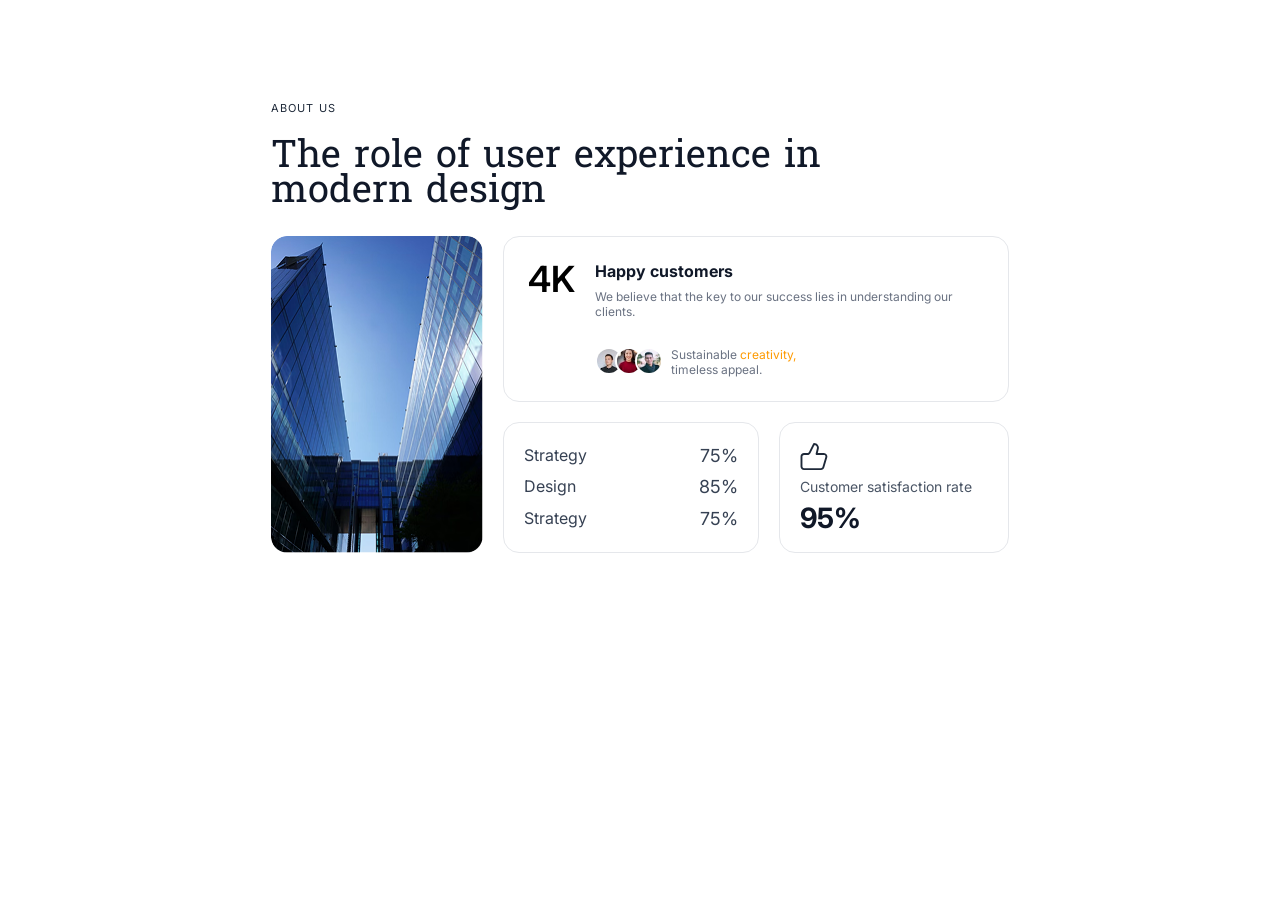
<file: task 2/index.html>
<!doctype html>
<html lang="en">
    <head>
        <meta charset="UTF-8" />
        <meta name="viewport" content="width=device-width, initial-scale=1.0" />
        <title>Frontend Club task 2</title>
        <link rel="preconnect" href="https://fonts.googleapis.com" />
        <link rel="preconnect" href="https://fonts.gstatic.com" crossorigin />
        <link
            href="https://fonts.googleapis.com/css2?family=Hanuman:wght@100..900&family=Inter:ital,opsz,wght@0,14..32,100..900;1,14..32,100..900&display=swap"
            rel="stylesheet"
        />
        <link rel="stylesheet" href="styles/header.css" />
        <link rel="stylesheet" href="styles/image.css" />
        <link rel="stylesheet" href="styles/ProgressList.css" />
        <link rel="stylesheet" href="styles/satisfactionCard.css" />
        <link rel="stylesheet" href="styles/statsCard.css" />
        <link rel="stylesheet" href="styles/general.css" />
    </head>
    <body>
        <div class="wrapper">
            <div class="flex1">
                <p class="about-us">ABOUT US</p>
                <div>
                    <p class="title">
                        The role of user experience in modern design
                    </p>
                </div>
                <div class="flex2">
                    <img class="image" src="images/image 1.png" alt="" />
                    <div class="flex3">
                        <div class="stat-card flex3-a">
                            <p class="k4">4K</p>
                            <div class="flex3-b">
                                <div>
                                    <p class="stats-heading">Happy customers</p>
                                    <p class="stats-text">
                                        We believe that the key to our success
                                        lies in understanding our clients.
                                    </p>
                                </div>
                                <div class="flex3-c">
                                    <div class="customers-avatars">
                                        <img src="icons/avatar1.jpg" alt="left" class="avatar left"/>
                                        <img src="icons/avatar2.jpg" alt="middle" class="avatar middle"/>
                                        <img src="icons/avatar3.jpg" alt="right" class="avatar right"/>
                                    </div>
                                    <p class="stats-text2">
                                        Sustainable
                                        <span style="color: #fe9a00"
                                            >creativity,</span
                                        >
                                        timeless appeal.
                                    </p>
                                </div>
                            </div>
                        </div>
                        <div class="flex4">
                            <div class="progress-list">
                                <div class="progress-row">
                                    <span class="progress-measures"
                                        >Strategy</span
                                    >
                                    <span class="progress-percentage">75%</span>
                                </div>
                                <div class="progress-row">
                                    <span class="progress-measures"
                                        >Design</span
                                    >
                                    <span class="progress-percentage">85%</span>
                                </div>
                                <div class="progress-row">
                                    <span class="progress-measures"
                                        >Strategy</span
                                    >
                                    <span class="progress-percentage">75%</span>
                                </div>
                            </div>
                            <div class="satisfaction-card">
                                <img src="icons/thumbs up.svg" alt="" class="thumbs-up" />
                                <p class="satisfaction-text">
                                    Customer satisfaction rate
                                </p>
                                <p class="satisfaction-percentage">95%</p>
                            </div>
                        </div>
                    </div>
                </div>
            </div>
        </div>
    </body>
</html>
</file>
<file: task 2/styles/header.css>
.flex1{
    display: flex;
    flex-direction: column;
    gap: 24px;
    margin: 100px auto;
    width: fit-content;
}
.about-us{
    font-weight: 400;
    font-size: 11px;
    line-height: 16.5px;
    letter-spacing: 1.1px;
    text-transform: uppercase;
    color: #1E2939;
}
.title{
    font-family: "Hanuman";
    font-weight: 400;
    font-size: 38px;
    line-height: 35.5px;
    letter-spacing: 0px;
    color: #101828;
    width: 584px;
}
</file>
<file: task 2/styles/image.css>
.flex2{
    display: flex;
    flex-direction: row;
    gap: 20px;
}
.image{
    width: 211.54px;
    height: 317.5px;
    border-radius: 16px;
}
</file>
<file: task 2/styles/ProgressList.css>
.flex4{
    display: flex;
    flex-direction: row;
    gap: 20px;
    justify-content: space-between;
}
.progress-list{
    height: 131.5px;
    width: 256.46px;
    display: flex;
    flex-direction: column;
    justify-content: space-between;
    padding: 24px 20px;
    border: 1px solid #E5E7EB;
    border-radius: 16px;
}
.progress-row{
    display: flex;
    justify-content: space-between;
}
.progress-measures{
    font-family: 'Inter', Arial, Helvetica, sans-serif;
    font-weight: 400;
    font-size: 16px;
    line-height: 16.5px;
    letter-spacing: 0px;
    color: #364153;
}
.progress-percentage{
    font-family: 'Inter', Arial, Helvetica, sans-serif;
    font-weight: 400;
    font-size: 18px;
    line-height: 100%;
    letter-spacing: 0px;
    color: #364153;
}
</file>
<file: task 2/styles/satisfactionCard.css>
.satisfaction-card{
    height: 131.5px;
    width: 230px;
    border: 1px solid #E5E7EB;
    display: flex;
    flex-direction: column;
    border-radius: 16px;
    padding: 20px;
    justify-content: space-between;
}
.thumbs-up{
    height: 28px;
    width: 28px;
}
.satisfaction-text{
    font-weight: 400;
    font-size: 14px;
    line-height: 17.88px;
    letter-spacing: 0px;
    color: #4A5565;
}
.satisfaction-percentage{
    font-weight: 700;
    font-size: 28px;
    line-height: 28px;
    letter-spacing: 0px;
    color: #101828;
}
</file>
<file: task 2/styles/statsCard.css>
.flex3{
    display: flex;
    flex-direction: column;
    gap: 20px;
    justify-content: space-between;
}
.flex3-a{
    border: 1px solid #E5E7EB;
    border-radius: 16px;
    padding: 24px;
    height: 166px;
    width: 506.46px;
    display: flex;
    flex-direction: row;
    gap: 20px;
}
.k4{
    font-weight: 600;
    font-size: 36px;
    line-height: 36px;
    letter-spacing: 0px;
}
.flex3-b{
    height: 118px;
    width: 389.46px;
    display: flex;
    flex-direction: column;
    gap: 20px;
    justify-content: space-between;
}
.stats-heading{

    font-weight: 700;
    font-size: 16px;
    line-height: 21px;
    letter-spacing: 0px;
    color: #101828;
}
.stats-text, .stats-text2{
    font-weight: 400px;
    font-size: 12px;
    letter-spacing: 0px;
    color: #6A7282;
}
.stats-text{
    margin-top: 7px;
}
.stats-text2{
    width: 130px;
}
.flex3-c{
    display: flex;
    flex-direction: row;
    gap: 8px;
}
.customer-avatars{
    display: flex;
    flex-direction: row;
    width: 66px;
    justify-content: center;
    align-items: center;
    position: relative;
}

.left { z-index: 1; }
.middle { z-index: 2; margin-left: -12px; }
.right { z-index: 3; margin-left: -12px; }
.avatar{
    width: 28px;
    height: 28px;
    border-radius: 14px;
    border: 2px solid white;
    cursor: pointer;
    transition: transform 0.3s;
    position: relative;
}

.avatar:hover {
    transform: translateY(-3px); /* moves up 5px */
}
</file>
<file: task 2/styles/general.css>
*,
*::before,
*::after {
    box-sizing: border-box;
}/**so that padding doesnt add extra space**/
body {
    background-color: #ffffff;
    margin: 0px;
}
p{
    margin: 0px;
    font-family: 'Inter', Arial, Helvetica, sans-serif;
}
@media(max-width: 435px){
    body{
        padding:16px;
    }
    .title{
        width: 328px;
    }
    .image{
        width: 330px;
        height: 495px;
    }
    .flex2{
        flex-direction: column;
    }
    .flex3-a{
        height: 220px;
        width: 328px;
    }
    .flex3-b{
        height: 172px;
        width: 211px;
    }
    .flex3-c{
        flex-direction: column-reverse;
    }
    .flex4{
        flex-direction: column-reverse;
    }
    .progress-list{
        height: 129.5px;
        width: 328px;
    }
    .satisfaction-card{
        height: 142px;
        width: 328px;
        align-items: center;
    }
    .avatar:hover{
        transform: none;
    }
}
</file>
